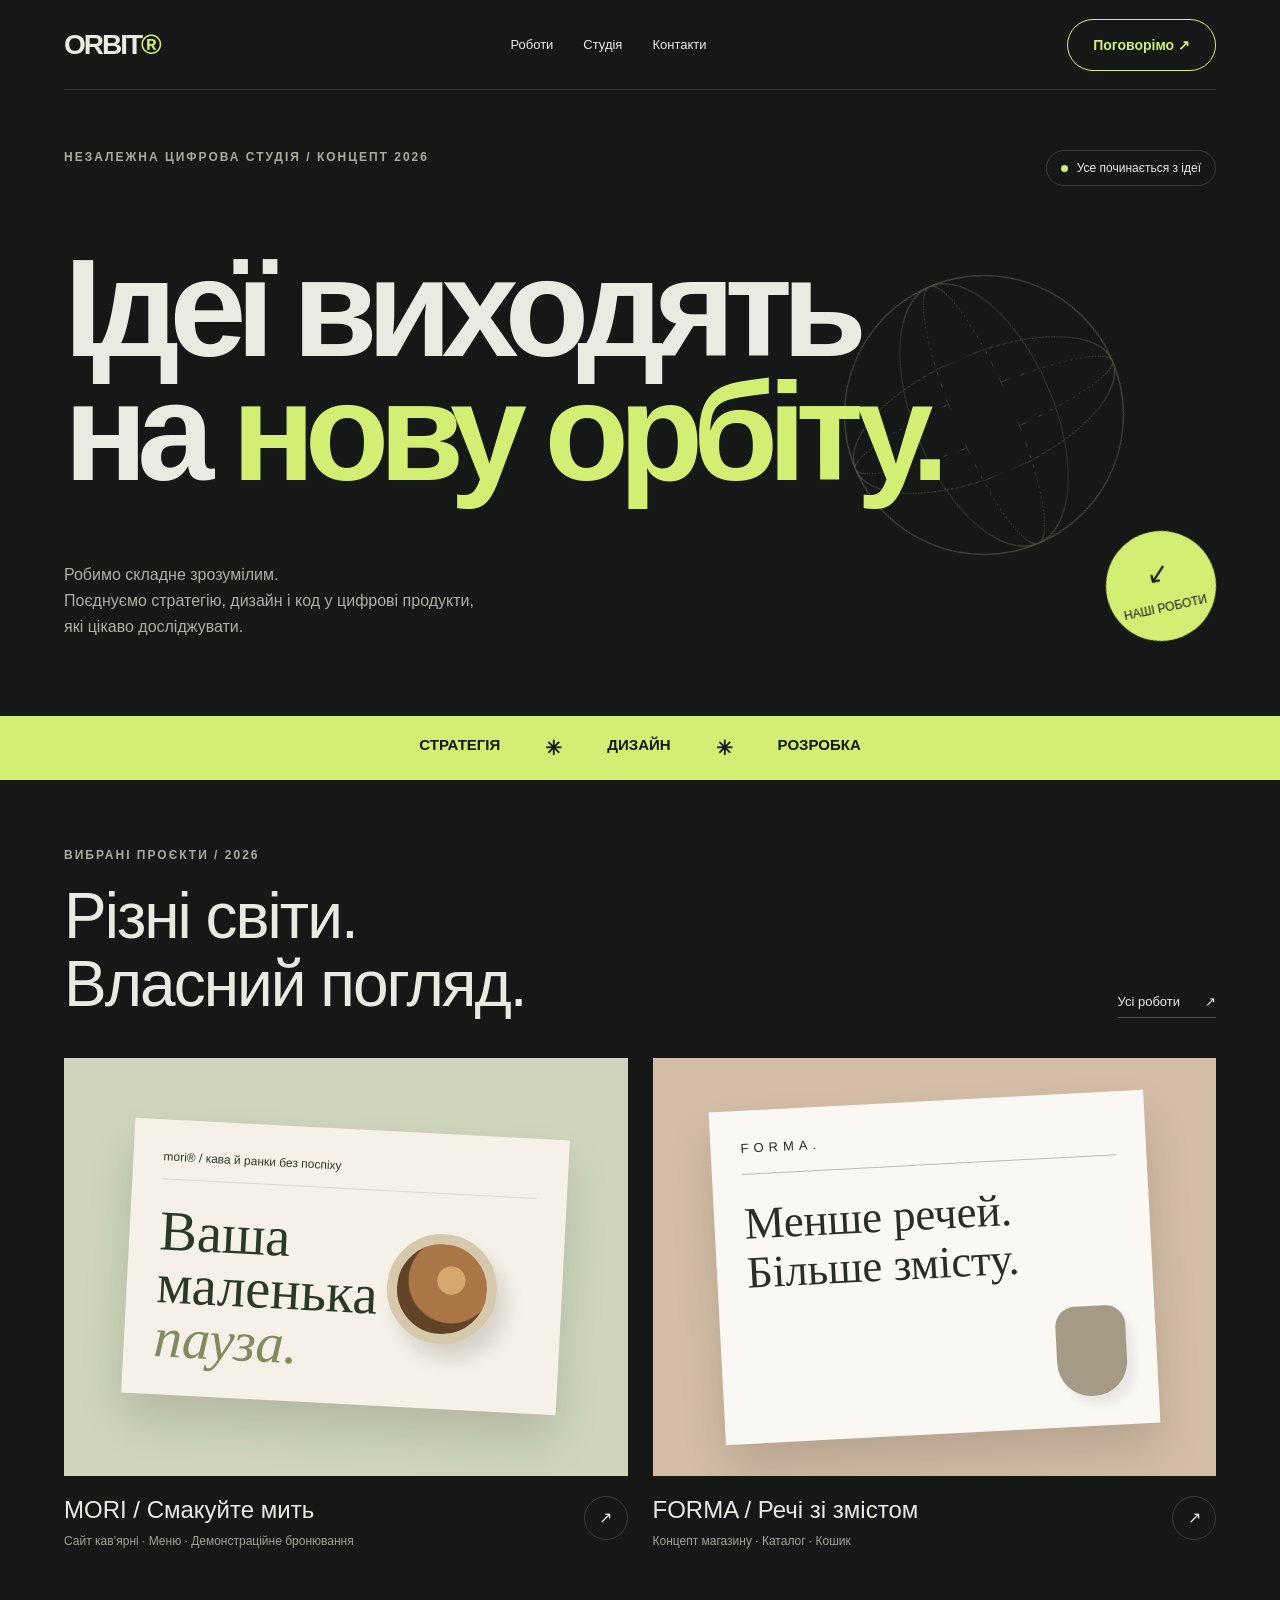
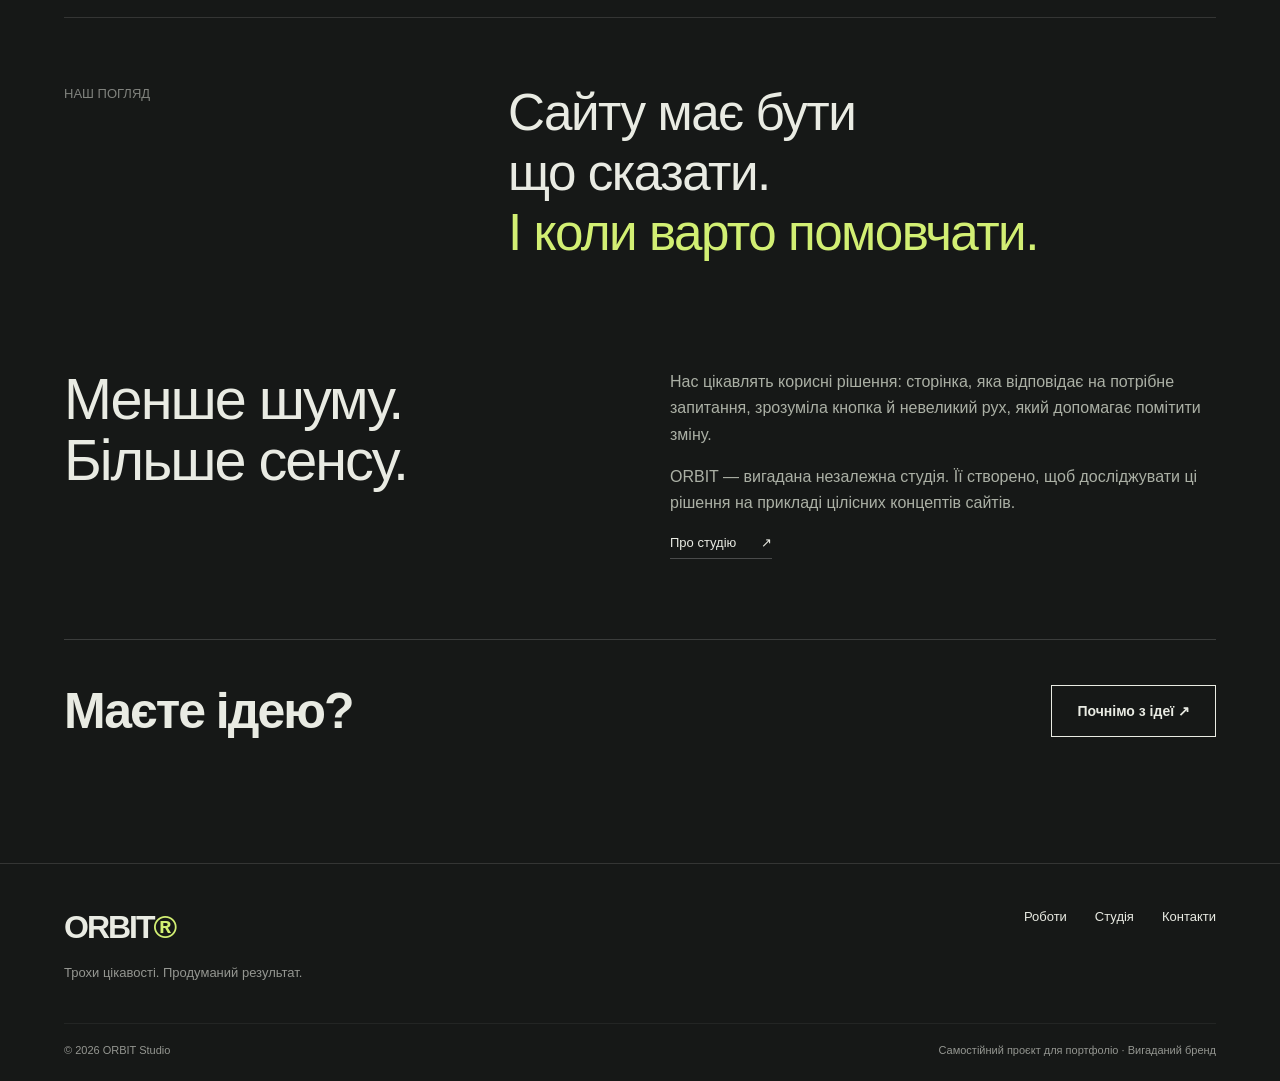
<file: index.html>
<!doctype html><html lang="uk"><head><meta charset="utf-8"><meta name="viewport" content="width=device-width,initial-scale=1"><meta name="theme-color" content="#161817"><meta name="description" content="Авторські концепти цифрового дизайну. Досліджуйте сайти, інтерфейси та рішення, що стоять за ними."><title>Цифрові ідеї з власною орбітою — ORBIT Studio</title><link rel="stylesheet" href="style.css"><link rel="icon" href="data:image/svg+xml,%3Csvg xmlns='http://www.w3.org/2000/svg' viewBox='0 0 100 100'%3E%3Crect width='100' height='100' rx='22' fill='%23293b28'/%3E%3Ctext x='50' y='70' text-anchor='middle' fill='%23e6ecc8' font-size='60'%3EO%3C/text%3E%3C/svg%3E"><script defer src="common.js"></script><script defer src="app.js?v=uk3"></script></head><body class="" data-page="index.html"><a class="skip" href="#main">Перейти до вмісту</a><div class="progress-line" aria-hidden="true"></div><header class="site-header"><div class="wrap"><nav class="nav" aria-label="Головна навігація"><a class="logo" href="index.html" aria-current="page">ORBIT<span>®</span></a><div class="navlinks" id="site-nav"><a href="work.html">Роботи</a><a href="studio.html">Студія</a><a href="contact.html">Контакти</a></div><a class="btn nav-cta" href="contact.html">Поговорімо ↗</a><button class="menu-toggle" aria-label="Відкрити меню" aria-controls="site-nav" aria-expanded="false"><span></span><span></span></button></nav></div></header><main id="main"><section class="hero wrap"><div class="hero-top"><span class="eyebrow">Незалежна цифрова студія / Концепт 2026</span><span class="status">Усе починається з ідеї</span></div><h1 class="reveal">Ідеї виходять<br>на <em>нову орбіту.</em></h1><div class="orbit" aria-hidden="true"><span></span><span></span><span></span><span></span><span></span></div><div class="hero-lower"><p>Робимо складне зрозумілим.<br>Поєднуємо стратегію, дизайн і код у цифрові продукти, які цікаво досліджувати.</p><a class="round-link" href="work.html"><b>↙</b>НАШІ РОБОТИ</a></div></section><div class="marquee" aria-hidden="true"><span>СТРАТЕГІЯ</span><span>✳</span><span>ДИЗАЙН</span><span>✳</span><span>РОЗРОБКА</span></div><section class="wrap home-work"><div class="section-top"><div><span class="eyebrow">Вибрані проєкти / 2026</span><h2 style="margin-top:20px">Різні світи.<br>Власний погляд.</h2></div><a href="work.html" class="text-link">Усі роботи <span>↗</span></a></div><div class="work-grid"><article class="work-card" data-work-type="web"><div class="project-art art-mori"><div class="coffee-mock"><div class="mini">mori® / кава й ранки без поспіху</div><strong>Ваша<br>маленька<br><i>пауза.</i></strong><div class="cup" aria-hidden="true"></div></div></div><div class="work-info"><div><h3>MORI / Смакуйте мить</h3><p>Сайт кав’ярні · Меню · Демонстраційне бронювання</p></div><a href="case-study.html?project=mori" aria-label="Прочитати про проєкт MORI">↗</a></div></article><article class="work-card" data-work-type="web"><div class="project-art art-forma"><div class="forma-mock"><div class="mini">FORMA.</div><strong>Менше речей.<br>Більше змісту.</strong><div class="vase-shape" aria-hidden="true"></div></div></div><div class="work-info"><div><h3>FORMA / Речі зі змістом</h3><p>Концепт магазину · Каталог · Кошик</p></div><a href="case-study.html?project=forma" aria-label="Прочитати про проєкт FORMA">↗</a></div></article></div></section><section class="wrap studio-note"><p>НАШ ПОГЛЯД</p><blockquote data-reveal>Сайту має бути<br>що сказати.<br><em>І коли варто помовчати.</em></blockquote></section><section class="wrap studio-copy"><h2 data-reveal>Менше шуму.<br>Більше сенсу.</h2><div data-reveal><p>Нас цікавлять корисні рішення: сторінка, яка відповідає на потрібне запитання, зрозуміла кнопка й невеликий рух, який допомагає помітити зміну.</p><p>ORBIT — вигадана незалежна студія. Її створено, щоб досліджувати ці рішення на прикладі цілісних концептів сайтів.</p><a class="text-link" href="studio.html">Про студію <span>↗</span></a></div></section><div class="wrap split-cta"><h2>Маєте ідею?</h2><a href="contact.html" class="btn">Почнімо з ідеї ↗</a></div></main><footer class="site-footer"><div class="wrap"><div class="footer-top"><div><a class="logo" href="index.html">ORBIT<span>®</span></a><p style="font-size:13px;margin:16px 0 0;opacity:.6">Трохи цікавості. Продуманий результат.</p></div><div class="footer-links"><a href="work.html">Роботи</a><a href="studio.html">Студія</a><a href="contact.html">Контакти</a></div></div><div class="footer-bottom"><span>© 2026 ORBIT Studio</span><span>Самостійний проєкт для портфоліо · Вигаданий бренд</span></div></div></footer><button class="back-top" aria-label="Повернутися нагору">↑</button><div class="toast" role="status" aria-live="polite" hidden></div></body></html>
</file>
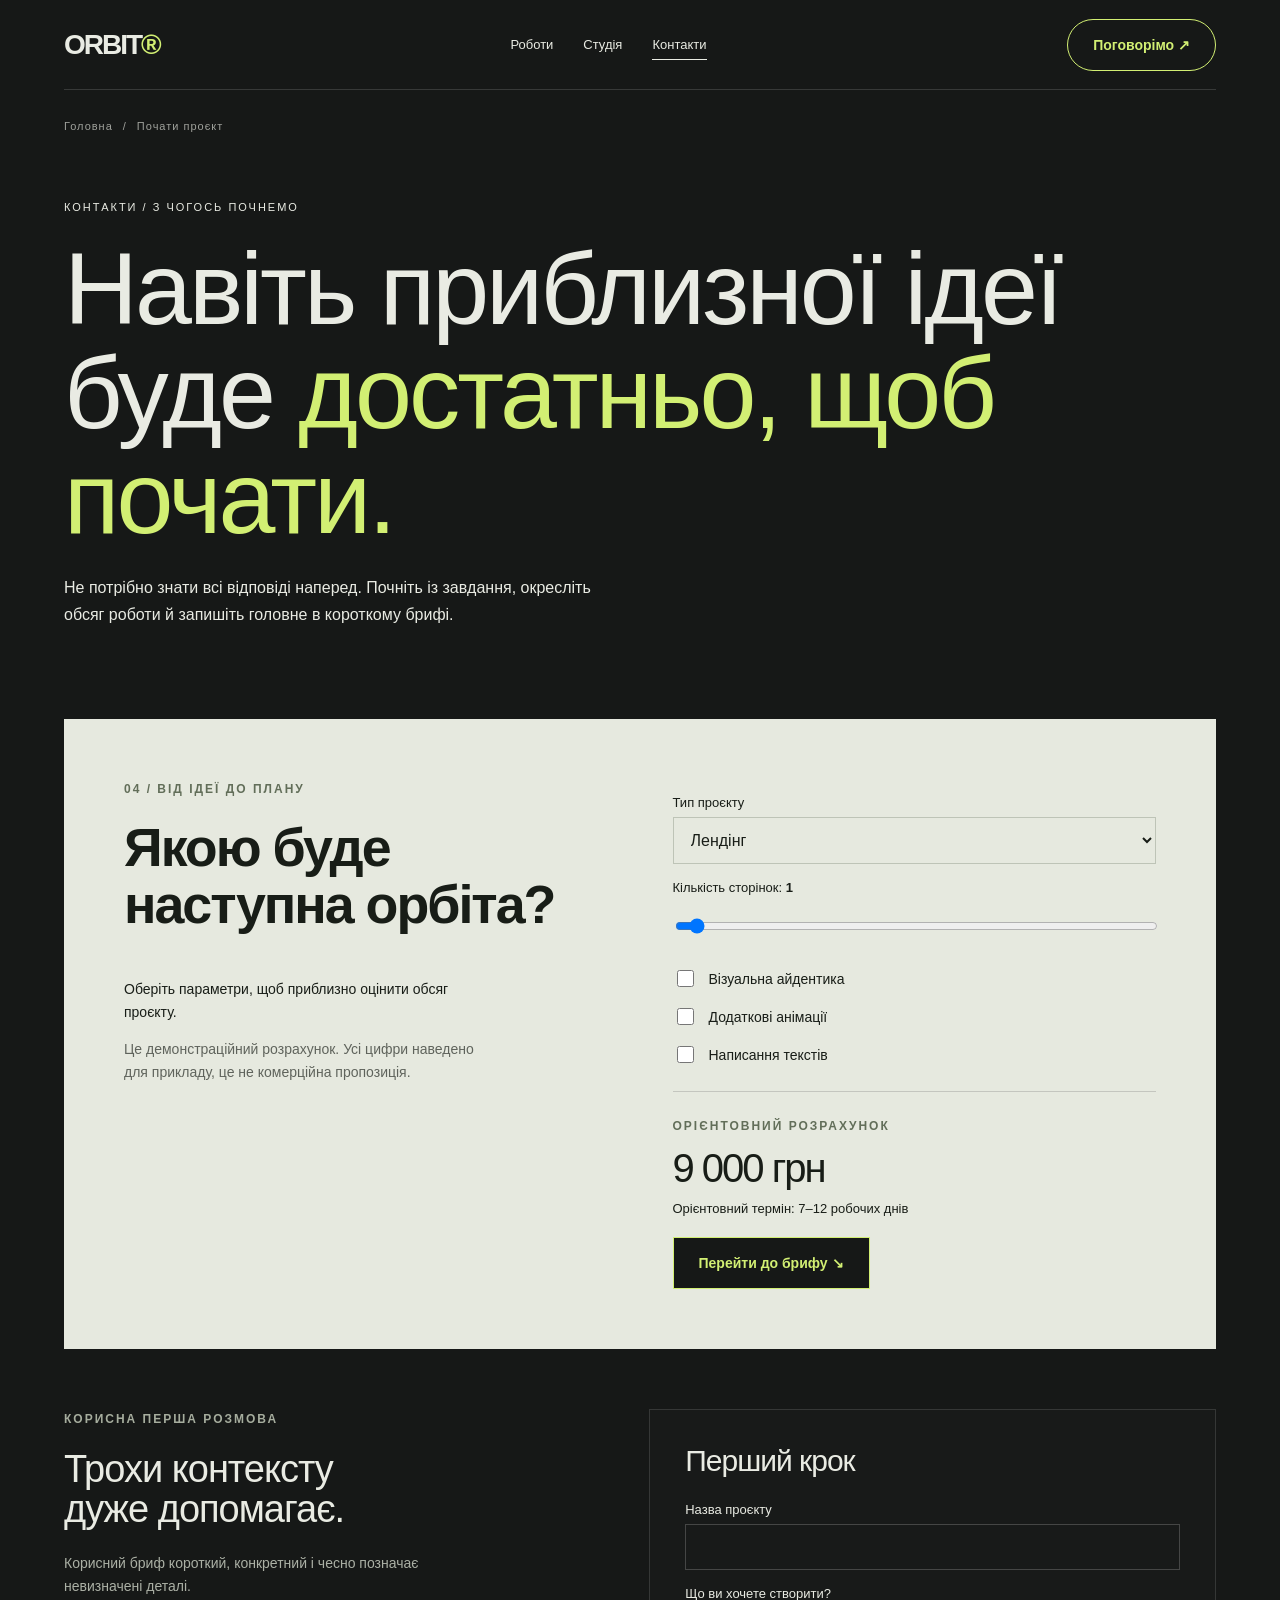
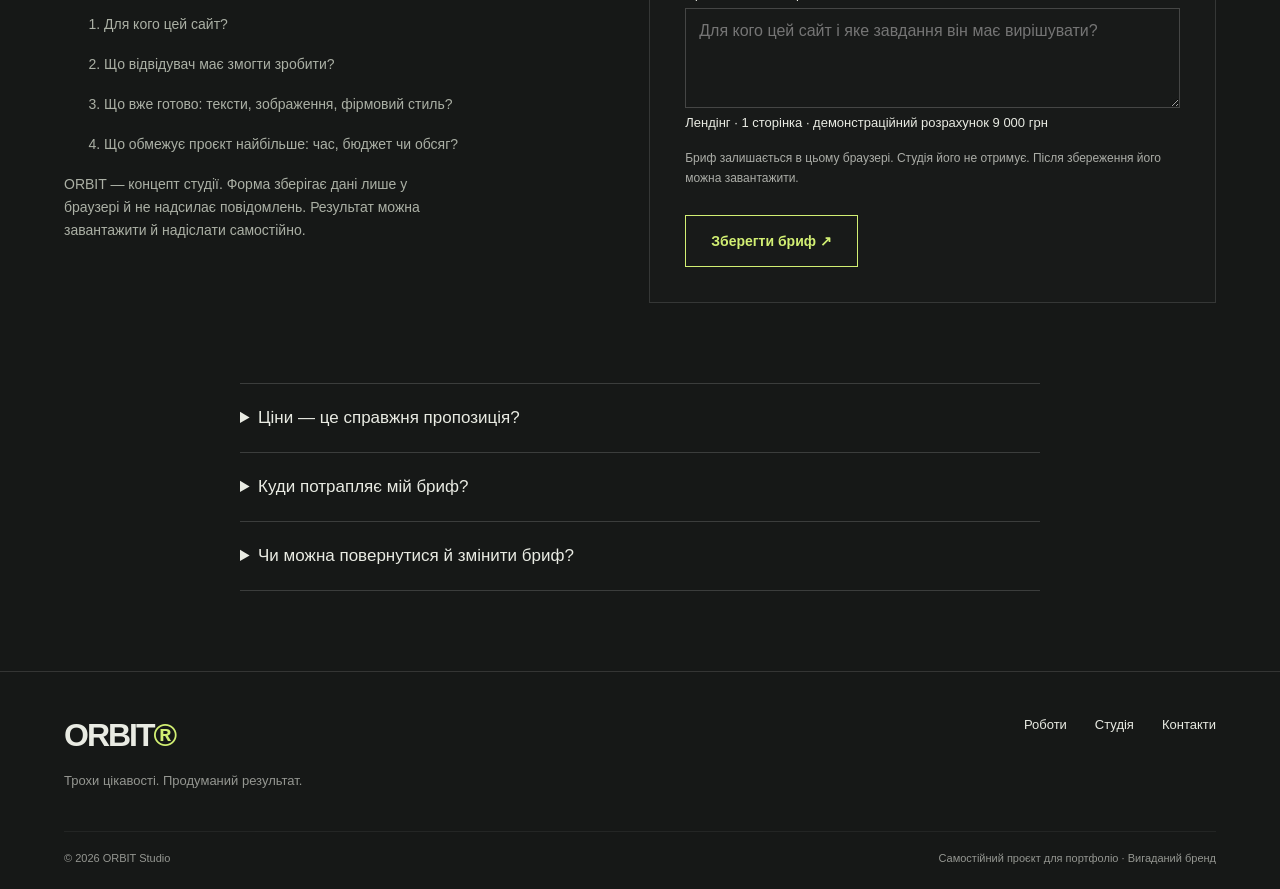
<file: contact.html>
<!doctype html><html lang="uk"><head><meta charset="utf-8"><meta name="viewport" content="width=device-width,initial-scale=1"><meta name="theme-color" content="#161817"><meta name="description" content="Складіть демонстраційний кошторис і збережіть бриф на своєму пристрої."><title>Почати проєкт — ORBIT Studio</title><link rel="stylesheet" href="style.css"><link rel="icon" href="data:image/svg+xml,%3Csvg xmlns='http://www.w3.org/2000/svg' viewBox='0 0 100 100'%3E%3Crect width='100' height='100' rx='22' fill='%23293b28'/%3E%3Ctext x='50' y='70' text-anchor='middle' fill='%23e6ecc8' font-size='60'%3EO%3C/text%3E%3C/svg%3E"><script defer src="common.js"></script><script defer src="app.js?v=uk3"></script></head><body class="contact-page contact-intro" data-page="contact.html"><a class="skip" href="#main">Перейти до вмісту</a><div class="progress-line" aria-hidden="true"></div><header class="site-header"><div class="wrap"><nav class="nav" aria-label="Головна навігація"><a class="logo" href="index.html">ORBIT<span>®</span></a><div class="navlinks" id="site-nav"><a href="work.html">Роботи</a><a href="studio.html">Студія</a><a href="contact.html" aria-current="page">Контакти</a></div><a class="btn nav-cta" href="contact.html">Поговорімо ↗</a><button class="menu-toggle" aria-label="Відкрити меню" aria-controls="site-nav" aria-expanded="false"><span></span><span></span></button></nav></div></header><main id="main"><div class="wrap crumb"><a href="index.html">Головна</a><span>/</span><span>Почати проєкт</span></div><section class="page-intro wrap"><span class="page-kicker">Контакти / З чогось почнемо</span><h1 data-reveal>Навіть приблизної ідеї<br>буде <em>достатньо, щоб почати.</em></h1><p data-reveal>Не потрібно знати всі відповіді наперед. Почніть із завдання, окресліть обсяг роботи й запишіть головне в короткому брифі.</p></section><section class="wrap estimate" id="estimate"><div><span class="eyebrow">04 / Від ідеї до плану</span><h2 style="margin-top:22px">Якою буде<br>наступна орбіта?</h2><p>Оберіть параметри, щоб приблизно оцінити обсяг проєкту.</p><p class="muted">Це демонстраційний розрахунок. Усі цифри наведено для прикладу, це не комерційна пропозиція.</p></div><div><label for="project-type">Тип проєкту</label><select id="project-type"><option value="landing">Лендінг</option><option value="business">Сайт для бізнесу</option><option value="store">Інтернет-магазин</option></select><label for="pages">Кількість сторінок: <b id="page-count">1</b></label><input type="range" id="pages" min="1" max="12" value="1"><div class="checks"><label><input id="brand" type="checkbox"> Візуальна айдентика</label><label><input id="motion" type="checkbox"> Додаткові анімації</label><label><input id="content" type="checkbox"> Написання текстів</label></div><div class="estimate-result"><span class="eyebrow">Орієнтовний розрахунок</span><output id="estimate-price" aria-live="polite"></output><span id="estimate-time" style="font-size:13px"></span></div><a class="btn" href="#brief">Перейти до брифу ↘</a></div></section><section class="wrap brief-layout" id="brief"><div data-reveal><span class="eyebrow">Корисна перша розмова</span><h2 style="margin:22px 0">Трохи контексту<br>дуже допомагає.</h2><div class="brief-notes"><p>Корисний бриф короткий, конкретний і чесно позначає невизначені деталі.</p><ol><li>Для кого цей сайт?</li><li>Що відвідувач має змогти зробити?</li><li>Що вже готово: тексти, зображення, фірмовий стиль?</li><li>Що обмежує проєкт найбільше: час, бюджет чи обсяг?</li></ol><p>ORBIT — концепт студії. Форма зберігає дані лише у браузері й не надсилає повідомлень. Результат можна завантажити й надіслати самостійно.</p></div></div><div class="form-card"><div class="dialoghead"><h2>Перший крок</h2></div><form id="brief-form"><label for="project-name">Назва проєкту</label><input id="project-name" name="name" required maxlength="100"><label for="project-idea">Що ви хочете створити?</label><textarea id="project-idea" name="idea" rows="4" required maxlength="3000" placeholder="Для кого цей сайт і яке завдання він має вирішувати?"></textarea><p id="brief-estimate" style="font-size:13px"></p><p class="formnote">Бриф залишається в цьому браузері. Студія його не отримує. Після збереження його можна завантажити.</p><button class="btn" type="submit">Зберегти бриф ↗</button></form><div id="brief-result" class="brief-success" role="status" hidden></div><button class="btn" id="brief-download" style="margin-top:20px" hidden>Завантажити бриф ↓</button></div></section><section class="wrap"><div class="faq contact-faq"><details><summary>Ціни — це справжня пропозиція?</summary><p>Ні. Калькулятор демонстраційний, а суми в гривнях умовні. Для реальної вартості потрібні узгоджений бриф і обсяг роботи.</p></details><details><summary>Куди потрапляє мій бриф?</summary><p>Він залишається в цьому браузері. Дані не надсилаються студії, на пошту чи до CRM. Після збереження можна завантажити текстову копію.</p></details><details><summary>Чи можна повернутися й змінити бриф?</summary><p>Так. Калькулятор і бриф відновлюються в цьому браузері. Змініть деталі й збережіть їх ще раз.</p></details></div></section></main><footer class="site-footer"><div class="wrap"><div class="footer-top"><div><a class="logo" href="index.html">ORBIT<span>®</span></a><p style="font-size:13px;margin:16px 0 0;opacity:.6">Трохи цікавості. Продуманий результат.</p></div><div class="footer-links"><a href="work.html">Роботи</a><a href="studio.html">Студія</a><a href="contact.html" aria-current="page">Контакти</a></div></div><div class="footer-bottom"><span>© 2026 ORBIT Studio</span><span>Самостійний проєкт для портфоліо · Вигаданий бренд</span></div></div></footer><button class="back-top" aria-label="Повернутися нагору">↑</button><div class="toast" role="status" aria-live="polite" hidden></div></body></html>
</file>
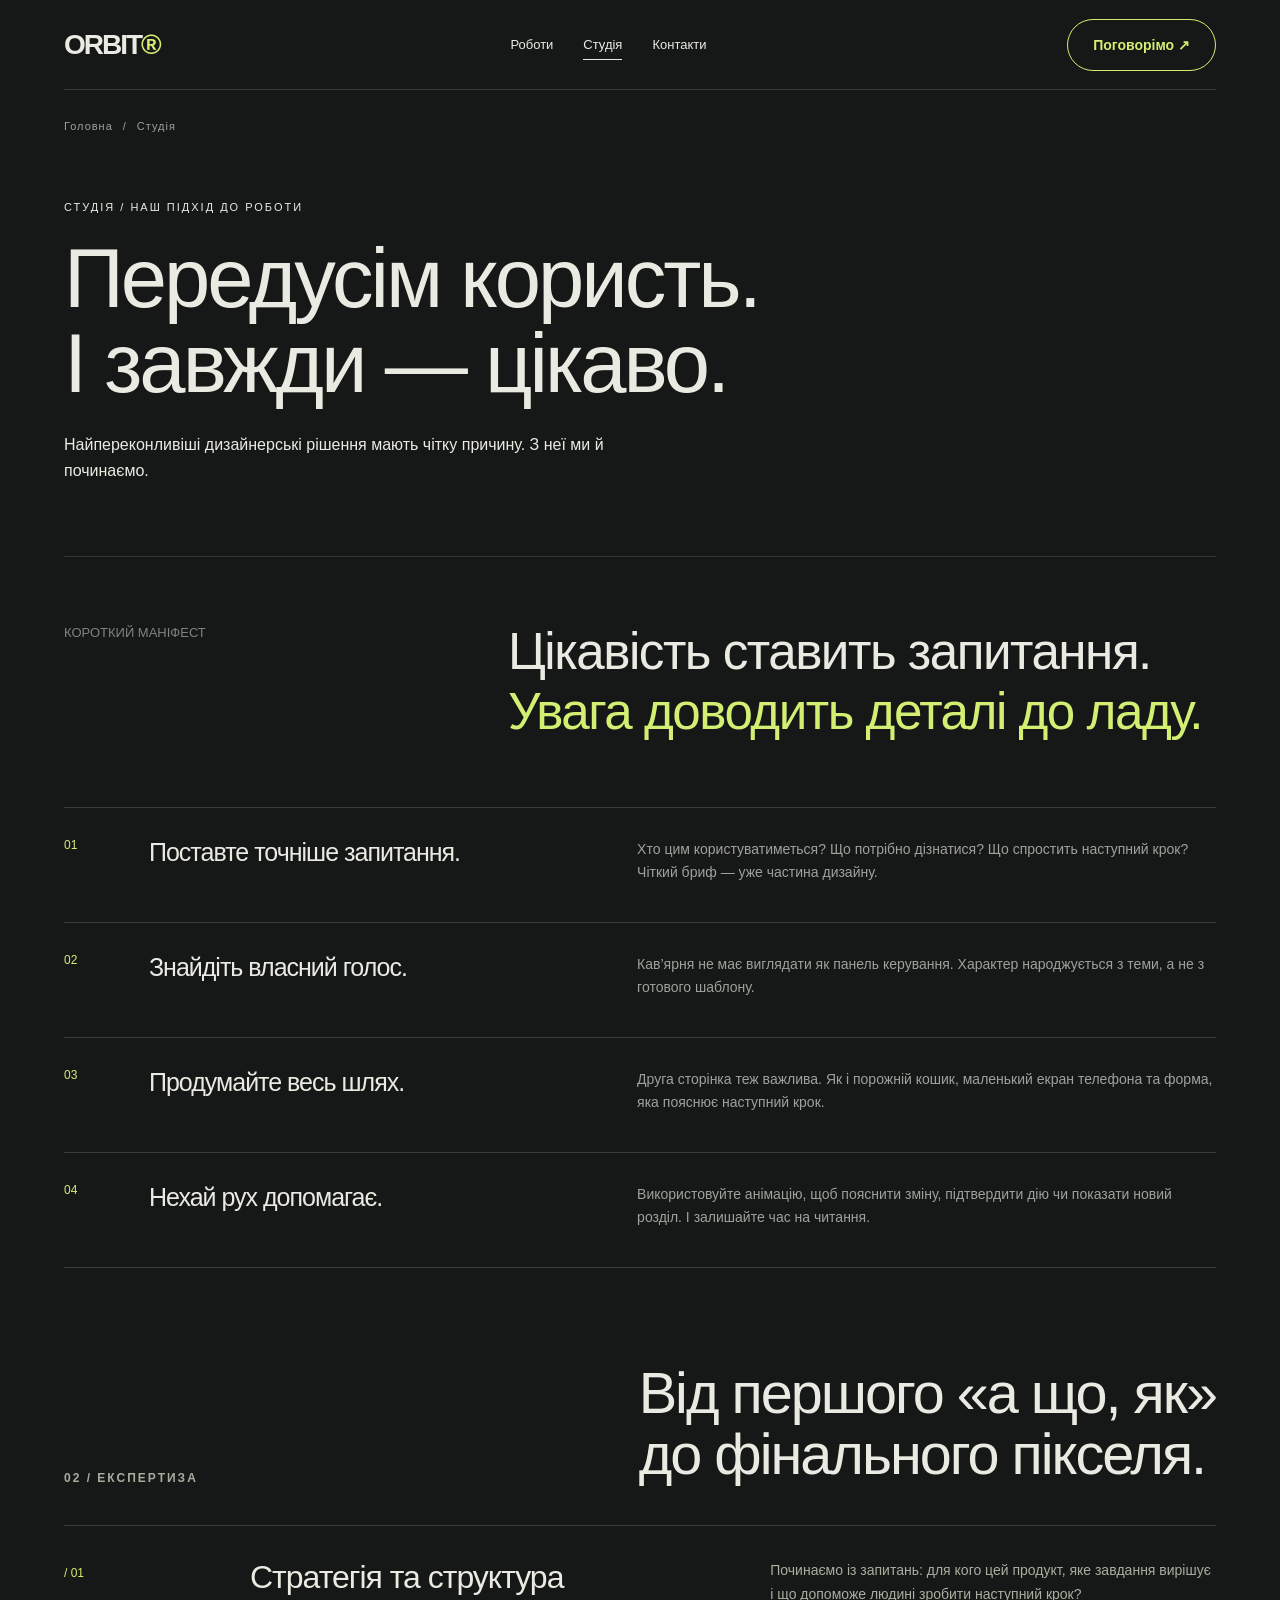
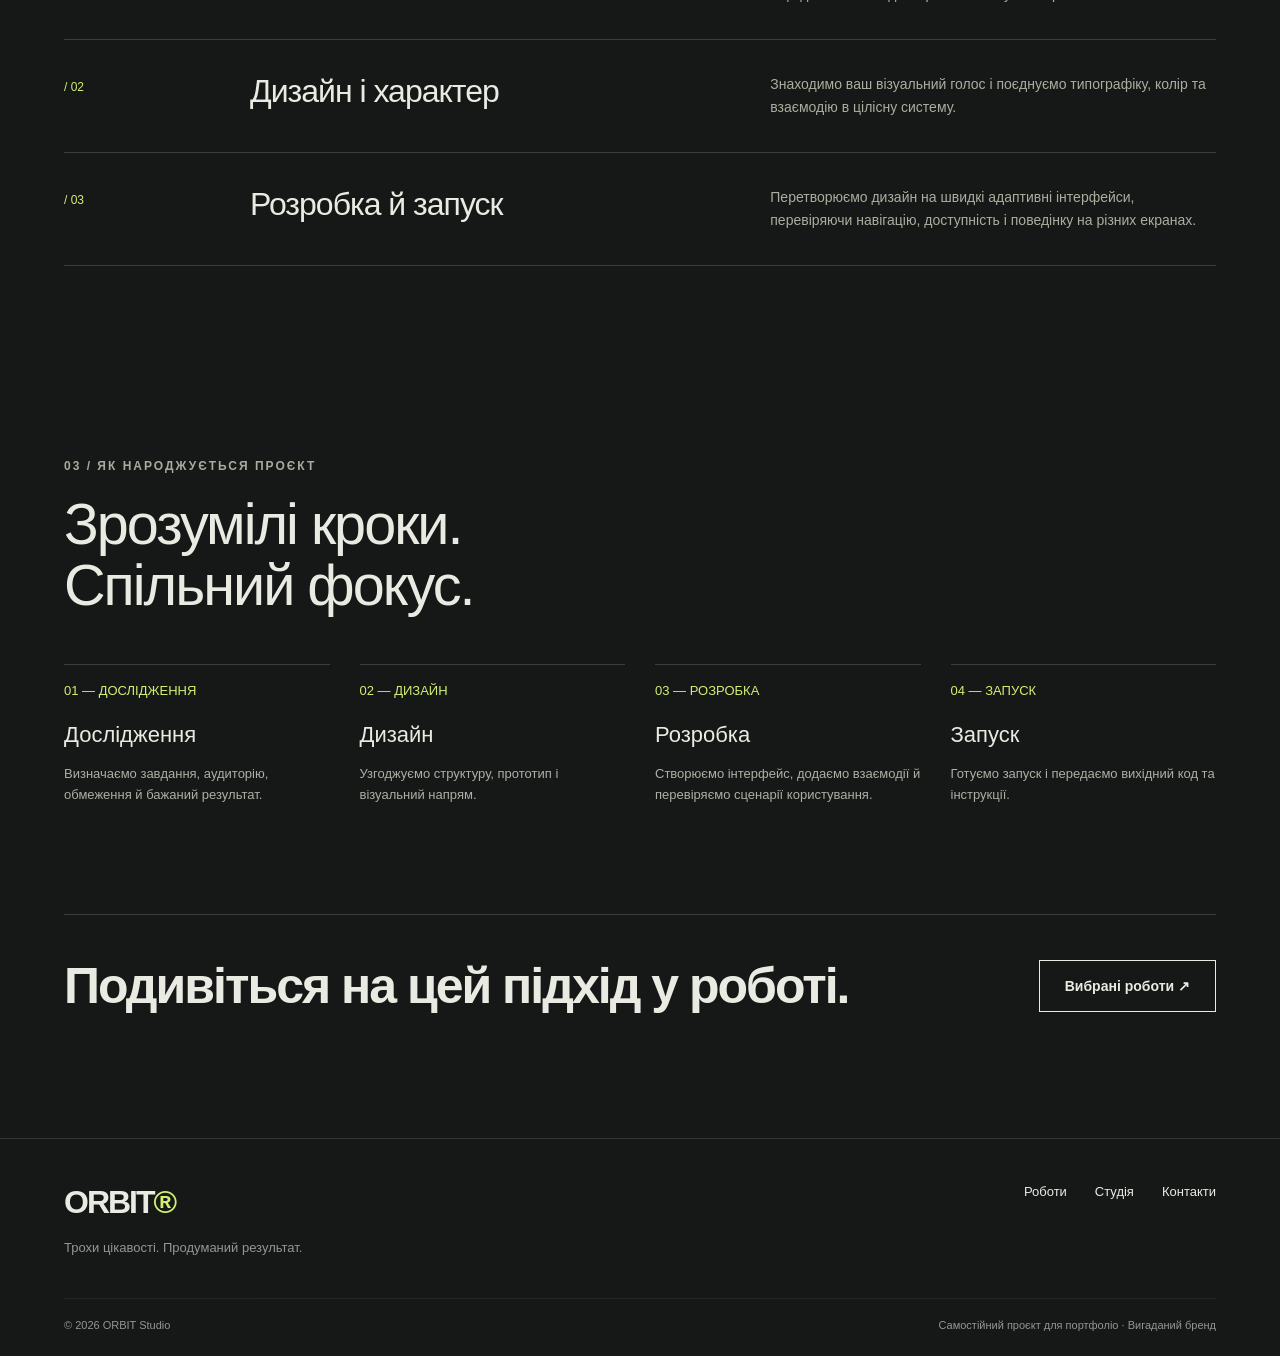
<file: studio.html>
<!doctype html><html lang="uk"><head><meta charset="utf-8"><meta name="viewport" content="width=device-width,initial-scale=1"><meta name="theme-color" content="#161817"><meta name="description" content="Принципи роботи та дизайн-процес концепту студії ORBIT."><title>Усередині студії — ORBIT Studio</title><link rel="stylesheet" href="style.css"><link rel="icon" href="data:image/svg+xml,%3Csvg xmlns='http://www.w3.org/2000/svg' viewBox='0 0 100 100'%3E%3Crect width='100' height='100' rx='22' fill='%23293b28'/%3E%3Ctext x='50' y='70' text-anchor='middle' fill='%23e6ecc8' font-size='60'%3EO%3C/text%3E%3C/svg%3E"><script defer src="common.js"></script><script defer src="app.js?v=uk3"></script></head><body class="" data-page="studio.html"><a class="skip" href="#main">Перейти до вмісту</a><div class="progress-line" aria-hidden="true"></div><header class="site-header"><div class="wrap"><nav class="nav" aria-label="Головна навігація"><a class="logo" href="index.html">ORBIT<span>®</span></a><div class="navlinks" id="site-nav"><a href="work.html">Роботи</a><a href="studio.html" aria-current="page">Студія</a><a href="contact.html">Контакти</a></div><a class="btn nav-cta" href="contact.html">Поговорімо ↗</a><button class="menu-toggle" aria-label="Відкрити меню" aria-controls="site-nav" aria-expanded="false"><span></span><span></span></button></nav></div></header><main id="main"><div class="wrap crumb"><a href="index.html">Головна</a><span>/</span><span>Студія</span></div><section class="page-intro wrap"><span class="page-kicker">Студія / Наш підхід до роботи</span><h1 data-reveal>Передусім користь.<br>І завжди — цікаво.</h1><p data-reveal>Найпереконливіші дизайнерські рішення мають чітку причину. З неї ми й починаємо.</p></section><section class="wrap studio-note"><p>КОРОТКИЙ МАНІФЕСТ</p><blockquote data-reveal>Цікавість ставить запитання.<br><em>Увага доводить деталі до ладу.</em></blockquote></section><div class="wrap studio-values"><article data-reveal><span>01</span><h3>Поставте точніше запитання.</h3><p>Хто цим користуватиметься? Що потрібно дізнатися? Що спростить наступний крок? Чіткий бриф — уже частина дизайну.</p></article><article data-reveal><span>02</span><h3>Знайдіть власний голос.</h3><p>Кав’ярня не має виглядати як панель керування. Характер народжується з теми, а не з готового шаблону.</p></article><article data-reveal><span>03</span><h3>Продумайте весь шлях.</h3><p>Друга сторінка теж важлива. Як і порожній кошик, маленький екран телефона та форма, яка пояснює наступний крок.</p></article><article data-reveal><span>04</span><h3>Нехай рух допомагає.</h3><p>Використовуйте анімацію, щоб пояснити зміну, підтвердити дію чи показати новий розділ. І залишайте час на читання.</p></article></div><section class="section wrap" id="services"><div class="section-top"><span class="eyebrow">02 / Експертиза</span><h2>Від першого «а що, як»<br>до фінального пікселя.</h2></div><div class="services"><article class="service-row"><span>/ 01</span><h3>Стратегія та структура</h3><p>Починаємо із запитань: для кого цей продукт, яке завдання вирішує і що допоможе людині зробити наступний крок?</p></article><article class="service-row"><span>/ 02</span><h3>Дизайн і характер</h3><p>Знаходимо ваш візуальний голос і поєднуємо типографіку, колір та взаємодію в цілісну систему.</p></article><article class="service-row"><span>/ 03</span><h3>Розробка й запуск</h3><p>Перетворюємо дизайн на швидкі адаптивні інтерфейси, перевіряючи навігацію, доступність і поведінку на різних екранах.</p></article></div></section><section class="section wrap" id="process"><span class="eyebrow">03 / Як народжується проєкт</span><h2 style="margin-top:20px">Зрозумілі кроки.<br>Спільний фокус.</h2><div class="process"><article><span>01 — ДОСЛІДЖЕННЯ</span><h3>Дослідження</h3><p>Визначаємо завдання, аудиторію, обмеження й бажаний результат.</p></article><article><span>02 — ДИЗАЙН</span><h3>Дизайн</h3><p>Узгоджуємо структуру, прототип і візуальний напрям.</p></article><article><span>03 — РОЗРОБКА</span><h3>Розробка</h3><p>Створюємо інтерфейс, додаємо взаємодії й перевіряємо сценарії користування.</p></article><article><span>04 — ЗАПУСК</span><h3>Запуск</h3><p>Готуємо запуск і передаємо вихідний код та інструкції.</p></article></div></section><div class="wrap split-cta"><h2>Подивіться на цей підхід у роботі.</h2><a class="btn" href="work.html">Вибрані роботи ↗</a></div></main><footer class="site-footer"><div class="wrap"><div class="footer-top"><div><a class="logo" href="index.html">ORBIT<span>®</span></a><p style="font-size:13px;margin:16px 0 0;opacity:.6">Трохи цікавості. Продуманий результат.</p></div><div class="footer-links"><a href="work.html">Роботи</a><a href="studio.html" aria-current="page">Студія</a><a href="contact.html">Контакти</a></div></div><div class="footer-bottom"><span>© 2026 ORBIT Studio</span><span>Самостійний проєкт для портфоліо · Вигаданий бренд</span></div></div></footer><button class="back-top" aria-label="Повернутися нагору">↑</button><div class="toast" role="status" aria-live="polite" hidden></div></body></html>
</file>
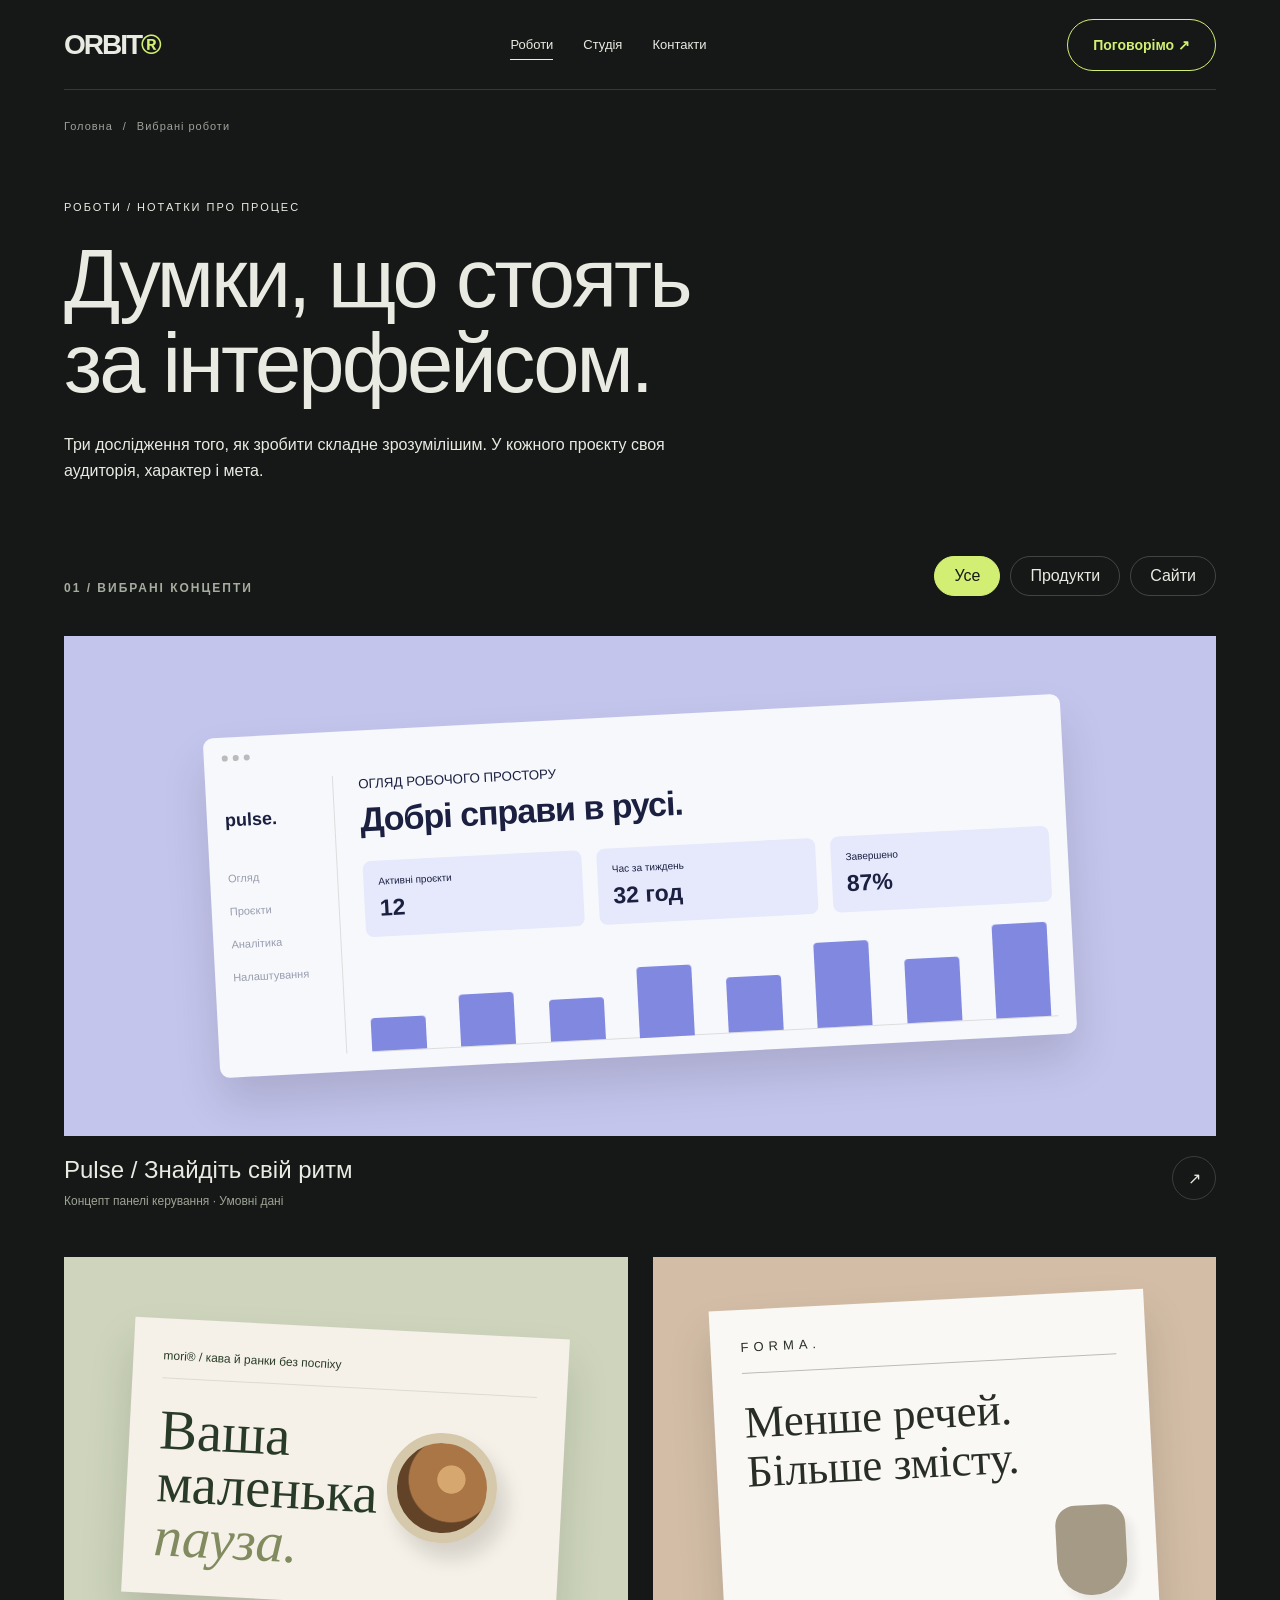
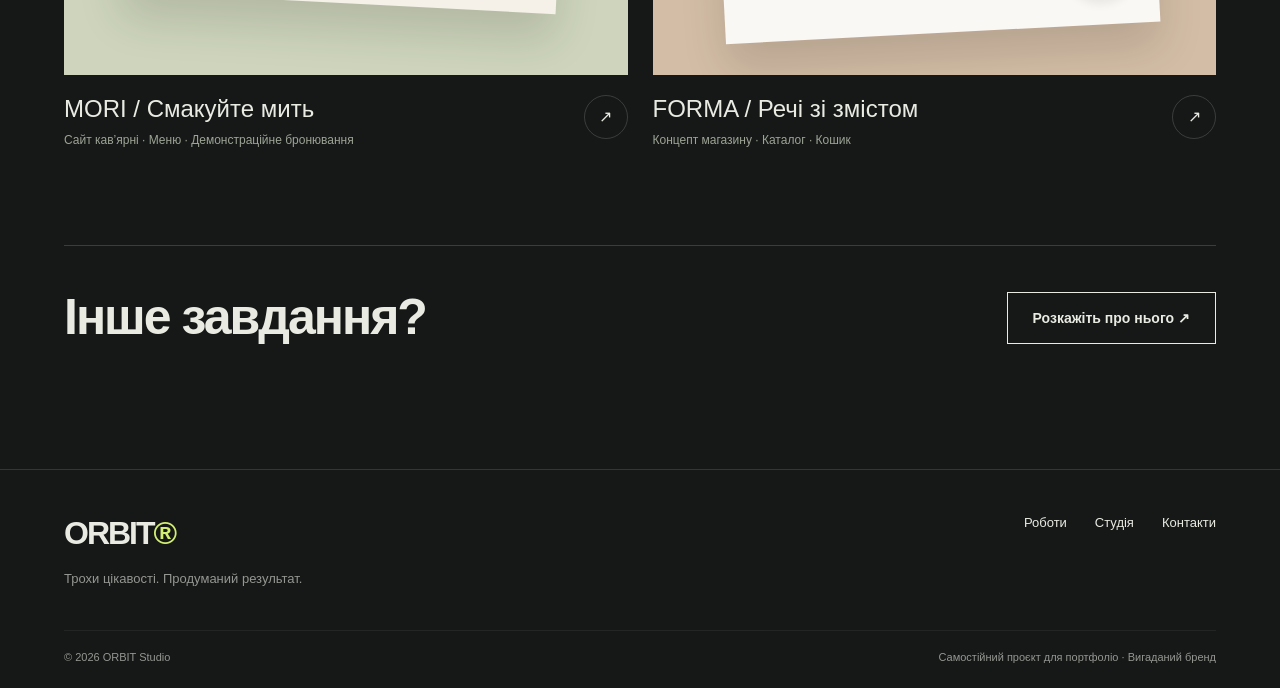
<file: work.html>
<!doctype html><html lang="uk"><head><meta charset="utf-8"><meta name="viewport" content="width=device-width,initial-scale=1"><meta name="theme-color" content="#161817"><meta name="description" content="Три авторські дизайн-проєкти: кав’ярня, магазин товарів для дому й інтерфейс панелі керування."><title>Вибрані роботи — ORBIT Studio</title><link rel="stylesheet" href="style.css"><link rel="icon" href="data:image/svg+xml,%3Csvg xmlns='http://www.w3.org/2000/svg' viewBox='0 0 100 100'%3E%3Crect width='100' height='100' rx='22' fill='%23293b28'/%3E%3Ctext x='50' y='70' text-anchor='middle' fill='%23e6ecc8' font-size='60'%3EO%3C/text%3E%3C/svg%3E"><script defer src="common.js"></script><script defer src="app.js?v=uk3"></script></head><body class="work-page" data-page="work.html"><a class="skip" href="#main">Перейти до вмісту</a><div class="progress-line" aria-hidden="true"></div><header class="site-header"><div class="wrap"><nav class="nav" aria-label="Головна навігація"><a class="logo" href="index.html">ORBIT<span>®</span></a><div class="navlinks" id="site-nav"><a href="work.html" aria-current="page">Роботи</a><a href="studio.html">Студія</a><a href="contact.html">Контакти</a></div><a class="btn nav-cta" href="contact.html">Поговорімо ↗</a><button class="menu-toggle" aria-label="Відкрити меню" aria-controls="site-nav" aria-expanded="false"><span></span><span></span></button></nav></div></header><main id="main"><div class="wrap crumb"><a href="index.html">Головна</a><span>/</span><span>Вибрані роботи</span></div><section class="page-intro wrap"><span class="page-kicker">Роботи / Нотатки про процес</span><h1 data-reveal>Думки, що стоять<br>за інтерфейсом.</h1><p data-reveal>Три дослідження того, як зробити складне зрозумілішим. У кожного проєкту своя аудиторія, характер і мета.</p></section><section class="section wrap" id="work"><div class="section-top"><div><span class="eyebrow">01 / Вибрані концепти</span><h2 style="margin-top:20px">Різні завдання.<br>Один уважний підхід.</h2></div><div class="chips work-filters"><button class="chip" aria-pressed="true" data-work="all">Усе</button><button class="chip" aria-pressed="false" data-work="product">Продукти</button><button class="chip" aria-pressed="false" data-work="web">Сайти</button></div></div><div class="work-grid">
<article class="work-card" data-work-type="product"><div class="project-art art-pulse"><div class="mock-window"><div class="window-nav"><i></i><i></i><i></i></div><div class="dashboard"><div class="mock-side"><b>pulse.</b>Огляд<br>Проєкти<br>Аналітика<br>Налаштування</div><div class="mock-main"><small>ОГЛЯД РОБОЧОГО ПРОСТОРУ</small><strong>Добрі справи в русі.</strong><div class="mock-kpis"><div>Активні проєкти<b>12</b></div><div>Час за тиждень<b>32 год</b></div><div>Завершено<b>87%</b></div></div><div class="bars" aria-hidden="true"><i style="height:35%"></i><i style="height:55%"></i><i style="height:45%"></i><i style="height:75%"></i><i style="height:58%"></i><i style="height:90%"></i><i style="height:68%"></i><i style="height:100%"></i></div></div></div></div></div><div class="work-info"><div><h3>Pulse / Знайдіть свій ритм</h3><p>Концепт панелі керування · Умовні дані</p></div><a href="case-study.html?project=pulse" aria-label="Прочитати про проєкт Pulse">↗</a></div></article>
<article class="work-card" data-work-type="web"><div class="project-art art-mori"><div class="coffee-mock"><div class="mini">mori® / кава й ранки без поспіху</div><strong>Ваша<br>маленька<br><i>пауза.</i></strong><div class="cup" aria-hidden="true"></div></div></div><div class="work-info"><div><h3>MORI / Смакуйте мить</h3><p>Сайт кав’ярні · Меню · Демонстраційне бронювання</p></div><a href="case-study.html?project=mori" aria-label="Прочитати про проєкт MORI">↗</a></div></article>
<article class="work-card" data-work-type="web"><div class="project-art art-forma"><div class="forma-mock"><div class="mini">FORMA.</div><strong>Менше речей.<br>Більше змісту.</strong><div class="vase-shape" aria-hidden="true"></div></div></div><div class="work-info"><div><h3>FORMA / Речі зі змістом</h3><p>Концепт магазину · Каталог · Кошик</p></div><a href="case-study.html?project=forma" aria-label="Прочитати про проєкт FORMA">↗</a></div></article></div></section><div class="wrap split-cta"><h2>Інше завдання?</h2><a href="contact.html" class="btn">Розкажіть про нього ↗</a></div></main><footer class="site-footer"><div class="wrap"><div class="footer-top"><div><a class="logo" href="index.html">ORBIT<span>®</span></a><p style="font-size:13px;margin:16px 0 0;opacity:.6">Трохи цікавості. Продуманий результат.</p></div><div class="footer-links"><a href="work.html" aria-current="page">Роботи</a><a href="studio.html">Студія</a><a href="contact.html">Контакти</a></div></div><div class="footer-bottom"><span>© 2026 ORBIT Studio</span><span>Самостійний проєкт для портфоліо · Вигаданий бренд</span></div></div></footer><button class="back-top" aria-label="Повернутися нагору">↑</button><div class="toast" role="status" aria-live="polite" hidden></div></body></html>
</file>
<file: style.css>
*{box-sizing:border-box}html{scroll-behavior:smooth;scroll-padding-top:90px}body{margin:0}button,input,select,textarea{font:inherit}button,a,input,select,textarea{-webkit-tap-highlight-color:transparent}button,a{touch-action:manipulation}button{cursor:pointer}a{color:inherit;text-decoration:none}img{display:block;width:100%;object-fit:cover}button:focus-visible,a:focus-visible,input:focus-visible,select:focus-visible,textarea:focus-visible{outline:3px solid #786cff;outline-offset:5px}.skip{position:fixed;top:-100px;left:20px;z-index:99;padding:14px;background:#fff;color:#111}.skip:focus{top:10px}.wrap{width:min(1320px,90%);margin:auto}.nav{display:flex;align-items:center;justify-content:space-between;gap:24px;min-height:90px}.navlinks{display:flex;gap:30px;align-items:center}.logo{font-size:27px;font-weight:800;letter-spacing:-1.5px}.eyebrow{font-size:12px;text-transform:uppercase;letter-spacing:2px;font-weight:700}.btn{display:inline-flex;align-items:center;justify-content:center;gap:25px;padding:17px 25px;border:1px solid currentColor;background:transparent;font-weight:600;font-size:14px}.btn:hover{transform:translateY(-2px)}.menu-toggle{display:none;color:inherit;background:transparent;border:1px solid currentColor;padding:10px}.section{padding:95px 0}h1,h2,h3,p{margin-top:0}h2{font-size:clamp(34px,4.5vw,64px);line-height:1.06;letter-spacing:-2px}p{line-height:1.65}.section-top{display:flex;justify-content:space-between;align-items:end;gap:25px;margin-bottom:40px}.section-top h2{margin-bottom:0}.muted{opacity:.65}.grid3{display:grid;grid-template-columns:repeat(3,1fr);gap:24px}.footer{padding:35px 0;border-top:1px solid #8885;font-size:13px}.footer .wrap{display:flex;justify-content:space-between;gap:20px;flex-wrap:wrap}.demo{font-size:11px;letter-spacing:.4px;opacity:.65}.chips{display:flex;gap:10px;flex-wrap:wrap}.chip{border:1px solid #8886;background:transparent;border-radius:30px;padding:10px 19px;color:inherit}.chip[aria-pressed=true]{background:var(--ink);color:var(--paper);border-color:var(--ink)}dialog{width:min(540px,92%);max-height:90dvh;overflow:auto;border:0;padding:35px;background:var(--paper,#fff);color:var(--ink,#111)}dialog::backdrop{background:#1119;backdrop-filter:blur(6px)}.dialoghead{display:flex;align-items:center;justify-content:space-between;gap:20px;margin-bottom:25px}.dialoghead h2{font-size:30px;letter-spacing:-1px;margin:0}.close{border:1px solid #8886;background:transparent;color:inherit;width:38px;height:38px;font-size:22px}label{display:block;font-size:13px;margin:16px 0 7px}input,select,textarea{width:100%;padding:13px;border:1px solid #8886;border-radius:0;background:transparent;color:inherit}select option{background:var(--paper,#fff);color:var(--ink,#111)}textarea{resize:vertical}.fieldrow{display:grid;grid-template-columns:1fr 1fr;gap:15px}.formnote{font-size:12px;line-height:1.6;opacity:.7;margin-top:16px}.toast{position:fixed;bottom:24px;left:50%;transform:translateX(-50%);background:var(--ink,#111);color:var(--paper,#fff);padding:18px 24px;z-index:100;max-width:92%;box-shadow:0 6px 40px #0002}.hidden,[hidden]{display:none!important}.faq details{border-top:1px solid #8885;padding:24px 0}.faq details:last-child{border-bottom:1px solid #8885}.faq summary{cursor:pointer;font-size:19px}.faq details p{margin-top:18px;max-width:650px}.reveal{animation:rise .7s ease both}@keyframes rise{from{opacity:0;transform:translateY(20px)}to{opacity:1;transform:none}}@media(max-width:760px){.nav{min-height:74px}.menu-toggle{display:block}.navlinks{display:none;position:absolute;top:74px;left:0;width:100%;padding:25px 5%;background:var(--paper);border-bottom:1px solid #8885;z-index:30;flex-direction:column;align-items:stretch}.navlinks.open{display:flex}.nav>.btn{margin-left:auto}.grid3{grid-template-columns:1fr}.section{padding:65px 0}.section-top{align-items:start;flex-direction:column}h2{letter-spacing:-1px}.fieldrow{grid-template-columns:1fr}.btn{gap:15px;padding:14px 18px}}@media(prefers-reduced-motion:reduce){html{scroll-behavior:auto}*,*::before,*::after{animation:none!important;transition:none!important}}:root{--paper:#161817;--ink:#e9ebe3;--acid:#d2ef73}body{background:var(--paper);color:var(--ink);font-family:Arial,sans-serif}.logo{font-size:28px;letter-spacing:-2px}.logo span{color:var(--acid)}.nav{border-bottom:1px solid #ffffff24}.navlinks{font-size:13px}.nav .btn{border-radius:30px;color:var(--acid)}.hero{padding:60px 0 75px;position:relative}.hero-top{display:flex;justify-content:space-between;align-items:start;gap:25px}.status{font-size:12px;border:1px solid #8885;border-radius:30px;padding:10px 14px}.status::before{content:'';display:inline-block;width:7px;height:7px;border-radius:50%;background:var(--acid);margin-right:9px}.hero h1{font-size:clamp(72px,11.5vw,171px);line-height:.9;letter-spacing:-.075em;font-weight:600;margin:60px 0 36px;position:relative;z-index:1}.hero h1 em{font-style:normal;color:var(--acid)}.hero-lower{display:flex;justify-content:space-between;align-items:end;gap:30px}.hero-lower p{max-width:420px;font-size:16px;color:#abb0a5;margin:0}.round-link{height:110px;width:110px;display:grid;place-content:center;text-align:center;gap:12px;border-radius:50%;background:var(--acid);color:#161817;font-size:12px;transform:rotate(-12deg)}.round-link b{font-size:27px;font-weight:400}.orbit{position:absolute;right:8%;top:185px;width:280px;height:280px;opacity:.38;pointer-events:none;transform:rotate(-23deg)}.orbit span{border:1px solid #b9c09b;position:absolute;inset:0;border-radius:50%}.orbit span:nth-child(2){transform:rotateY(60deg)}.orbit span:nth-child(3){transform:rotateY(78deg)}.orbit span:nth-child(4){transform:rotateX(64deg)}.orbit span:nth-child(5){transform:rotateX(80deg)}.marquee{display:flex;gap:45px;justify-content:center;overflow:hidden;white-space:nowrap;background:var(--acid);color:#161817;font-size:15px;font-weight:700;padding:20px}.marquee span:nth-child(even){font-size:20px}.eyebrow{color:#a6ad9e}.section h2{font-weight:500;max-width:750px}.work-filters .chip[aria-pressed=true]{background:var(--acid);color:#161817;border-color:var(--acid)}.work-grid{display:grid;grid-template-columns:1fr 1fr;gap:45px 25px;margin-top:30px}.work-card:first-child{grid-column:1/-1}.project-art{aspect-ratio:1.35;overflow:hidden;position:relative;padding:40px;display:flex;align-items:center;justify-content:center}.work-card:first-child .project-art{aspect-ratio:2.3}.art-pulse{background:#c4c5ed}.art-mori{background:#ced5bc}.art-forma{background:#d3bda6}.mock-window{width:80%;background:#f7f8fc;border-radius:10px;box-shadow:0 25px 45px #0002;padding:18px;transform:rotate(-3deg);color:#1b2041}.window-nav{display:flex;gap:5px;margin-bottom:20px}.window-nav i{width:6px;height:6px;border-radius:50%;background:#bbb}.dashboard{display:grid;grid-template-columns:110px 1fr;gap:25px}.mock-side{font-size:11px;color:#979cae;border-right:1px solid #ddd;padding:12px 15px 12px 0;line-height:3}.mock-side b{display:block;color:#1b2041;font-size:18px;margin-bottom:15px}.mock-main strong{font-size:clamp(20px,3vw,34px);letter-spacing:-1px;display:block;margin:8px 0 22px}.mock-kpis{display:flex;gap:15px}.mock-kpis>div{flex:1;background:#e6e9fc;border-radius:8px;padding:15px;font-size:10px}.mock-kpis b{font-size:23px;display:block;margin-top:8px}.bars{display:flex;align-items:end;gap:5%;height:115px;padding-top:20px;border-bottom:1px solid #ddd}.bars i{background:#8188e0;border-radius:4px 4px 0 0;width:8%}.coffee-mock{width:90%;background:#f5f1e8;color:#293b28;padding:30px;transform:rotate(3deg);box-shadow:0 25px 45px #0002}.coffee-mock .mini{font-size:12px;border-bottom:1px solid #aaa5;padding-bottom:15px}.coffee-mock strong{font-family:Georgia,serif;font-size:clamp(36px,4.4vw,70px);font-weight:400;line-height:.95;display:block;margin-top:25px}.coffee-mock i{font-weight:400;color:#818b5f}.coffee-mock .cup{position:absolute;bottom:65px;right:65px;height:110px;width:110px;border:10px solid #d5c8ab;border-radius:50%;background:radial-gradient(ellipse at 60% 40%,#d6a76e 0 18%,#ab7646 19% 55%,#634327 57%);box-shadow:10px 15px 20px #0002}.forma-mock{width:90%;background:#faf8f4;padding:30px;color:#282e26;transform:rotate(-3deg);box-shadow:0 25px 45px #0002}.forma-mock .mini{font-size:13px;letter-spacing:5px;border-bottom:1px solid #bbb;padding-bottom:18px}.forma-mock strong{display:block;font-family:Georgia,serif;font-size:clamp(30px,3.5vw,50px);line-height:1.1;font-weight:400;margin:25px 0}.vase-shape{width:70px;height:90px;background:#a59a85;border-radius:20px 20px 34px 34px;margin-left:auto;box-shadow:8px 10px 10px #0001}.work-info{display:flex;justify-content:space-between;gap:20px;margin-top:20px}.work-info h3{font-size:24px;font-weight:400;margin-bottom:8px}.work-info p{font-size:12px;color:#9da495;margin:0}.work-info a{border:1px solid #8885;border-radius:50%;width:44px;height:44px;display:grid;place-content:center}.services{border-top:1px solid #8885}.service-row{display:grid;grid-template-columns:.35fr 1.1fr 1fr;gap:30px;padding:33px 0;border-bottom:1px solid #8885}.service-row h3{font-size:32px;font-weight:400;letter-spacing:-1px;margin:0}.service-row p{font-size:14px;margin:0;color:#a9af9f}.service-row>span{font-size:12px;color:var(--acid);padding-top:7px}.process{display:grid;grid-template-columns:repeat(4,1fr);gap:30px}.process h3{font-size:22px;font-weight:400;margin:24px 0 15px}.process p{font-size:13px;color:#abb0a5}.process span{display:block;border-top:1px solid #8885;padding-top:18px;color:var(--acid);font-size:13px}.estimate{background:#e6e9df;color:#181d17;padding:60px;display:grid;grid-template-columns:1fr 1fr;gap:65px}.estimate .eyebrow{color:#626e59}.estimate h2{font-size:clamp(35px,4.2vw,60px)}.estimate p{font-size:14px;max-width:360px}.estimate input,.estimate select{border-color:#6d786755}.estimate .checks label{display:flex;gap:12px;align-items:center;margin-top:15px;font-size:14px}.checks input{width:17px;height:17px;accent-color:#495d2e}.estimate-result{padding-top:24px;border-top:1px solid #6664;margin-top:25px}.estimate-result output{display:block;font-size:40px;letter-spacing:-2px;font-weight:500;margin:12px 0 8px}.estimate .btn{background:#161817;color:#d2ef73;margin-top:20px}.contact{text-align:center;padding:100px 0}.contact h2{font-size:clamp(55px,8vw,115px);line-height:.95;max-width:none;letter-spacing:-5px;margin-bottom:35px}.contact .btn{border-radius:30px;color:var(--acid)}.contact p{font-size:14px;color:#abb0a5}.brief-success{border:1px solid #d2ef7366;padding:18px;margin-top:20px}.footer .logo{font-size:20px}@media(max-width:900px){.estimate{padding:35px;gap:30px}.dashboard{grid-template-columns:85px 1fr}.orbit{right:3%;width:210px;height:210px;top:190px}}@media(max-width:760px){.hero{padding-top:30px}.hero-top{flex-direction:column}.hero h1{font-size:clamp(62px,13vw,98px);margin-top:45px}.hero-lower{align-items:center}.hero-lower p{font-size:13px;max-width:65%}.round-link{height:90px;width:90px;flex-shrink:0}.orbit{width:160px;height:160px;top:180px}.nav>.btn{display:none}.work-grid{grid-template-columns:1fr}.work-card:first-child{grid-column:auto}.work-card:first-child .project-art{aspect-ratio:1.35}.project-art{padding:20px}.mock-window{width:95%;padding:15px}.mock-side{font-size:9px}.mock-side b{font-size:15px}.dashboard{grid-template-columns:65px 1fr;gap:15px}.mock-kpis{gap:6px}.mock-kpis>div{padding:9px}.mock-kpis b{font-size:18px}.bars{height:70px}.work-info h3{font-size:21px}.service-row{grid-template-columns:35px 1fr;gap:10px}.service-row h3{font-size:27px}.service-row p{grid-column:2}.process{grid-template-columns:1fr 1fr}.estimate{grid-template-columns:1fr;padding:28px}.estimate-result output{font-size:35px}.contact h2{letter-spacing:-3px}.coffee-mock .cup{right:50px;bottom:50px;width:100px;height:100px}.forma-mock strong{font-size:40px}.coffee-mock strong{font-size:60px}}
:root{--accent:var(--ink)}html{scroll-padding-top:104px}body{overflow-x:clip;animation:page-in .45s ease both}.site-header{position:sticky;top:0;z-index:50;background:var(--paper);transition:box-shadow .25s}.site-header.scrolled{box-shadow:0 1px 0 #8884,0 8px 30px #00004}.navlinks a{position:relative;font-size:13px;white-space:nowrap;padding:8px 0}.navlinks a::after{content:"";position:absolute;bottom:0;left:0;height:1px;width:100%;background:currentColor;transform:scaleX(0);transform-origin:left;transition:transform .25s}.navlinks a:hover::after,.navlinks a[aria-current=page]::after{transform:scaleX(1)}.nav .logo{white-space:nowrap}.menu-toggle{color:inherit;display:none;align-items:center;justify-content:center;width:42px;height:42px;position:relative}.menu-toggle span{position:absolute;width:19px;height:1px;background:currentColor;transition:transform .25s}.menu-toggle span:first-child{transform:translateY(-4px)}.menu-toggle span:last-child{transform:translateY(4px)}.menu-toggle[aria-expanded=true] span:first-child{transform:rotate(45deg)}.menu-toggle[aria-expanded=true] span:last-child{transform:rotate(-45deg)}.progress-line{position:fixed;top:0;left:0;height:2px;width:100%;background:var(--accent);transform:scaleX(0);transform-origin:left;z-index:70;pointer-events:none}.crumb{font-size:11px;letter-spacing:1px;display:flex;gap:10px;align-items:center;opacity:.65;padding-top:30px}.crumb a:hover{text-decoration:underline}.page-intro{padding:65px 0 55px}.page-intro h1{font-size:clamp(48px,6.5vw,90px);line-height:1.02;letter-spacing:-3px;font-weight:400;max-width:950px;margin:22px 0 25px}.page-intro p{max-width:570px;font-size:16px;opacity:.7}.page-kicker{font-size:11px;letter-spacing:2px;text-transform:uppercase}.two-col{display:grid;grid-template-columns:1fr 1fr;gap:65px}.editorial{max-width:750px;margin:auto;padding:70px 0}.editorial p{font-size:18px;line-height:1.85;margin-bottom:28px}.editorial h2{margin-top:60px}.editorial .lead{font-size:clamp(24px,3vw,36px);line-height:1.45;letter-spacing:-.5px}.big-photo{height:clamp(300px,55vw,650px);overflow:hidden}.big-photo img{height:100%;transition:transform .7s}.big-photo:hover img{transform:scale(1.025)}.caption{display:flex;justify-content:space-between;gap:20px;font-size:11px;padding:15px 0;color:inherit;opacity:.6}.text-link{display:inline-flex;gap:25px;align-items:center;font-size:13px;padding-bottom:8px;border-bottom:1px solid #8887}.text-link span{display:inline-block;transition:transform .25s}.text-link:hover span{transform:translate(4px,-4px)}.btn{transition:transform .2s,background .2s,color .2s,box-shadow .2s}.btn:active{transform:translateY(0) scale(.98)}.menu-card,.product,.work-card{animation:none}.reveal{animation:none}.motion-ready [data-reveal]{opacity:0;transform:translateY(22px);transition:opacity .65s ease,transform .65s cubic-bezier(.2,.7,.3,1);transition-delay:var(--delay,0ms)}.motion-ready [data-reveal].seen{opacity:1;transform:none}.site-footer{border-top:1px solid #8884;margin-top:80px;padding:45px 0 25px}.footer-top{display:flex;justify-content:space-between;gap:35px;align-items:start;padding-bottom:40px}.footer-top .logo{font-size:32px}.footer-links{display:flex;gap:28px;flex-wrap:wrap;font-size:13px}.footer-bottom{padding-top:20px;border-top:1px solid #8883;display:flex;justify-content:space-between;gap:20px;font-size:11px;opacity:.6}.back-top{position:fixed;right:22px;bottom:22px;width:42px;height:42px;border:1px solid #8885;background:var(--paper);color:var(--ink);z-index:45;opacity:0;transform:translateY(12px);pointer-events:none;transition:opacity .25s,transform .25s;border-radius:50%}.back-top.visible{opacity:1;transform:none;pointer-events:auto}.chapter{font-size:12px;border-top:1px solid #8884;display:flex;justify-content:space-between;padding:22px 0}.soft-panel{padding:35px;background:#8881}.inline-note{font-size:12px;opacity:.7;line-height:1.65}.form-card{padding:35px;background:#8881}.form-card .btn{margin-top:20px}.save-state{margin-top:20px;border-left:2px solid var(--accent);padding:15px 20px;background:#8881;font-size:14px}.image-frame{overflow:hidden}.image-frame img{transition:transform .7s}.image-frame:hover img{transform:scale(1.035)}.split-cta{display:flex;justify-content:space-between;align-items:center;gap:30px;padding:45px 0;border-top:1px solid #8885}.split-cta h2{font-size:clamp(30px,4vw,50px);margin:0}.section-top p{margin:0}.animate-pop{animation:pop .35s ease}.empty-state{padding:50px 0;text-align:center}.chip{transition:background .2s,color .2s,transform .2s}.chip:active{transform:scale(.96)}@keyframes page-in{from{opacity:.45;transform:translateY(6px)}to{opacity:1;transform:none}}@keyframes pop{50%{transform:scale(1.07)}}@keyframes card-in{from{opacity:0;transform:translateY(10px)}to{opacity:1;transform:none}}@keyframes slow-turn{to{transform:rotate(337deg)}}@keyframes gentle-float{0%,100%{transform:rotate(12deg) translateY(0)}50%{transform:rotate(8deg) translateY(-7px)}}@keyframes steam{0%{opacity:0;transform:translateY(8px) scaleX(.7)}40%{opacity:.5}100%{opacity:0;transform:translateY(-24px) scaleX(1.1)}}@media(min-width:761px){.nav>.btn{margin-left:10px}}@media(max-width:760px){.site-header .nav{gap:15px}.menu-toggle{display:inline-flex;flex-shrink:0}.navlinks{top:74px;max-height:calc(100dvh - 74px);overflow:auto;box-shadow:0 20px 30px #0001}.navlinks a{padding:12px 0}.navlinks a::after{width:40px}.two-col{grid-template-columns:1fr;gap:35px}.page-intro{padding:38px 0}.page-intro h1{font-size:clamp(44px,11vw,70px);letter-spacing:-2px}.editorial{padding:40px 0}.editorial p{font-size:16px}.footer-top,.footer-bottom,.split-cta{flex-direction:column;align-items:start}.footer-links{gap:18px}.site-footer{margin-top:55px}.form-card,.soft-panel{padding:24px}.back-top{right:15px;bottom:15px}.crumb{padding-top:22px}.footer-top .logo{font-size:27px}}@media(prefers-reduced-motion:reduce){body{animation:none}.motion-ready [data-reveal]{opacity:1;transform:none;transition:none}*,*::before,*::after{animation:none!important;transition:none!important;scroll-behavior:auto!important}}

:root{--accent:#d2ef73}.orbit{animation:slow-turn 30s linear infinite}.hero h1{font-size:clamp(68px,10.8vw,155px)}.home-work{padding:65px 0}.home-work .work-card:first-child{grid-column:auto}.home-work .work-card:first-child .project-art{aspect-ratio:1.35}.home-work h2{font-size:clamp(36px,5vw,68px);font-weight:400;letter-spacing:-2px}.home-work .work-grid{margin-top:35px}.project-art{transition:filter .4s}.work-card:hover .mock-window{transform:rotate(-1deg) translateY(-5px)}.work-card:hover .coffee-mock{transform:rotate(1deg) translateY(-5px)}.work-card:hover .forma-mock{transform:rotate(-1deg) translateY(-5px)}.mock-window,.coffee-mock,.forma-mock{transition:transform .6s cubic-bezier(.2,.7,.2,1)}.work-info a{transition:background .2s,color .2s,transform .2s}.work-info a:hover{background:#d2ef73;color:#161817;transform:rotate(45deg)}.work-page #work{padding-top:0}.work-page #work .section-top h2{display:none}.work-page .page-intro p{max-width:640px}.studio-note{display:grid;grid-template-columns:.5fr 1fr;gap:90px;padding:65px 0;border-top:1px solid #8884}.studio-note>p{font-size:13px;opacity:.5;max-width:200px}.studio-note blockquote{font-size:clamp(28px,4vw,53px);letter-spacing:-1.5px;line-height:1.18;margin:0;max-width:850px}.studio-note blockquote em{font-style:normal;color:var(--acid)}.studio-copy{display:grid;grid-template-columns:1fr 1fr;gap:60px;padding:40px 0 80px}.studio-copy h2{font-size:clamp(35px,4.5vw,65px);font-weight:400}.studio-copy p{font-size:16px;color:#abb0a5;max-width:580px}.studio-values{border-top:1px solid #8885}.studio-values article{display:grid;grid-template-columns:60px .8fr 1fr;gap:25px;padding:30px 0;border-bottom:1px solid #8885}.studio-values h3{font-size:25px;font-weight:400;letter-spacing:-1px}.studio-values p{font-size:14px;opacity:.65;margin:0}.studio-values span{color:var(--acid);font-size:12px}.case-title h1{max-width:1000px}.case-meta{display:grid;grid-template-columns:1fr 1fr 1fr;gap:35px;padding:25px 0 45px;border-top:1px solid #8884}.case-meta small{display:block;font-size:10px;color:#909988;letter-spacing:2px;text-transform:uppercase;margin-bottom:12px}.case-meta span{font-size:13px}.case-art .project-art{aspect-ratio:2.1;max-height:670px}.case-art .work-info{display:none}.case-art .mock-window{width:75%}.case-art .coffee-mock,.case-art .forma-mock{width:65%}.case-art .coffee-mock strong{font-size:90px}.case-art .forma-mock strong{font-size:75px}.case-art .coffee-mock .cup{width:160px;height:160px;bottom:75px;right:25%}.case-writing{padding:70px 0;display:grid;grid-template-columns:.5fr 1fr;gap:90px}.case-writing aside{position:sticky;top:130px;align-self:start;font-size:12px;color:#909988;line-height:2.4}.case-writing article{max-width:680px}.case-writing h2{font-size:35px;letter-spacing:-1px;font-weight:400;margin:0 0 25px}.case-writing p{color:#b8bfb0;font-size:16px;margin-bottom:50px;line-height:1.85}.case-writing .detail-note{border-left:2px solid var(--acid);padding:22px 28px;background:#ffffff05;font-size:15px}.case-nav{display:flex;justify-content:space-between;align-items:center;border-top:1px solid #8884;padding:40px 0;gap:25px}.case-nav a:last-child{font-size:clamp(28px,4vw,55px);letter-spacing:-1px}.case-nav a:last-child:hover{color:var(--acid)}.contact-intro h1{font-size:clamp(50px,8vw,110px);max-width:1100px}.contact-intro h1 em{color:var(--acid);font-style:normal}.brief-layout{display:grid;grid-template-columns:1fr 1.1fr;gap:70px;align-items:start;padding:60px 0}.brief-layout h2{font-size:38px;font-weight:400;letter-spacing:-1px}.brief-layout .brief-notes{font-size:14px;line-height:1.8;color:#abb0a5;max-width:400px}.brief-notes li{margin-bottom:15px}.brief-layout .form-card{border:1px solid #8884;background:#ffffff03}.brief-layout .btn{color:var(--acid);margin-top:15px}.brief-layout .dialoghead h2{font-size:30px}.contact-page .estimate{margin-top:20px}.studio-services{padding-top:30px}.contact-faq{max-width:800px;margin:20px auto 0}.contact-faq summary{font-size:17px}.brand-line{display:flex;justify-content:space-between;gap:30px;font-size:13px;letter-spacing:2px;padding:25px 0;border-top:1px solid #8884;border-bottom:1px solid #8884;overflow:hidden}.brand-line span{white-space:nowrap}.bars i{transform-origin:bottom;animation:bar-grow .8s ease both}.bars i:nth-child(2n){animation-delay:.15s}@keyframes bar-grow{from{transform:scaleY(.2)}to{transform:scaleY(1)}}@media(max-width:760px){.hero h1{font-size:clamp(58px,13vw,95px)}.home-work{padding:45px 0}.studio-note{grid-template-columns:1fr;gap:20px;padding:40px 0}.studio-copy{grid-template-columns:1fr;gap:20px;padding:30px 0 45px}.studio-values article{grid-template-columns:35px 1fr;gap:15px}.studio-values p{grid-column:2}.case-meta{grid-template-columns:1fr;gap:22px}.case-art .project-art{aspect-ratio:1.1;padding:25px}.case-art .mock-window{width:100%}.case-art .coffee-mock,.case-art .forma-mock{width:95%}.case-art .coffee-mock strong{font-size:65px}.case-art .forma-mock strong{font-size:46px}.case-art .coffee-mock .cup{width:90px;height:90px;right:40px;bottom:45px}.case-writing{grid-template-columns:1fr;gap:25px;padding:40px 0}.case-writing aside{position:static}.case-writing p{font-size:15px;margin-bottom:35px}.case-nav{align-items:start;flex-direction:column}.brief-layout{grid-template-columns:1fr;gap:30px;padding:40px 0}.contact-intro h1{font-size:56px}.home-work .work-grid{grid-template-columns:1fr}.brand-line{justify-content:start}.page-intro h1{overflow-wrap:normal}.work-filters{gap:7px}.case-title h1{font-size:48px}.contact-page .estimate{width:90%}}
.work-card,.mock-main{min-width:0}.work-grid{grid-template-columns:repeat(2,minmax(0,1fr))}.mock-kpis>div{min-width:0}@media(max-width:760px){.work-grid{grid-template-columns:minmax(0,1fr)}}@media(max-width:450px){.dashboard{grid-template-columns:minmax(0,1fr)}.mock-side{display:none}.mock-kpis>div{overflow-wrap:anywhere}.mock-window{max-width:100%}}
</file>
